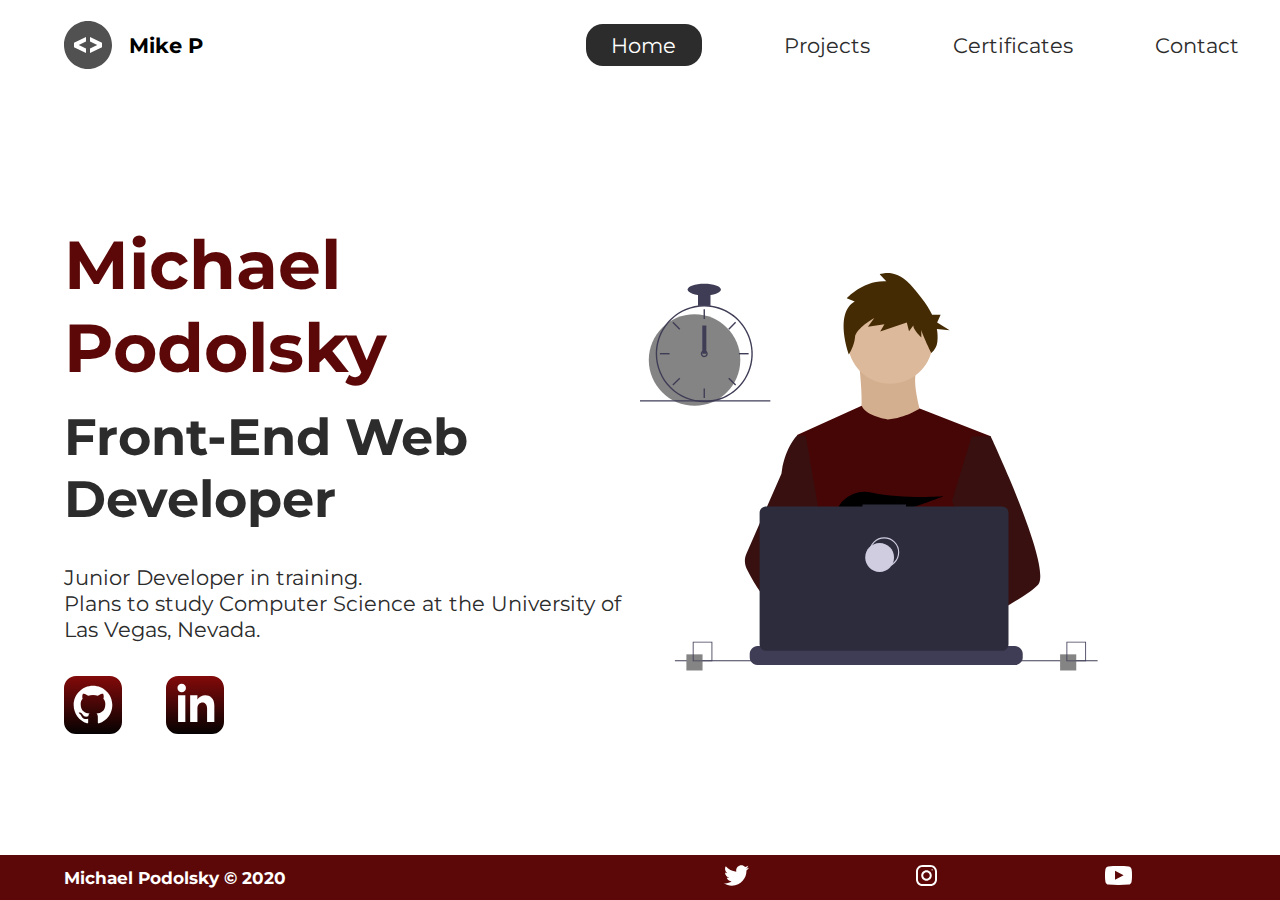
<file: index.html>
<!DOCTYPE html>
<html lang="en">
  <head>
    <meta charset="UTF-8" />
    <meta name="viewport" content="width=device-width, initial-scale=1.0" />
    <meta http-equiv="X-UA-Compatible" content="ie=edge" />
    <meta
      name="description"
      content="Michael Podolsky is a front end web developer who specializes in html, CSS, and JavaScript"
    />
    <meta name="robots" content="index,follow" />
    <link
      href="https://fonts.googleapis.com/css2?family=Montserrat:wght@400;500&display=swap"
      rel="stylesheet"
    />
    <link rel="stylesheet" href="./styles/style.css" />
    <link rel="icon" href="./icons/portrait-solid.svg" />
    <title>Michael Podolsky | Web Developer</title>
  </head>
  <body>
    <header class="main-head">
      <nav>
        <div class="logo">
          <img src="./icons/code.svg" alt="logo" />
          <h1>Mike P</h1>
        </div>
        <ul>
          <li><a class="active" href="/">Home</a></li>
          <li><a href="./projects/">Projects</a></li>
          <li><a href="./certificates/">Certificates</a></li>
          <li><a href="./contact/">Contact</a></li>
        </ul>
      </nav>
    </header>
    <section class="intro">
      <div class="intro-text">
        <h2>Michael Podolsky</h2>
        <h3>Front-End Web <br />Developer</h3>
        <p>
          Junior Developer in training. <br />
          Plans to study Computer Science at the University of Las Vegas,
          Nevada.
        </p>
        <div class="intro-social">
          <a href="https://github.com/MikePodo" target="_blank"
            ><img src="./icons/github.svg" alt="github-social-link"
          /></a>
          <a href="#"
            ><img src="./icons/linked-in.svg" alt="linkedin-social-link"
          /></a>
        </div>
      </div>
      <div class="intro-images">
        <svg
          width="799"
          height="690"
          viewBox="0 0 799 690"
          fill="none"
          xmlns="http://www.w3.org/2000/svg"
        >
          <g id="me 2">
            <g id="me 1">
              <g id="undraw dev productivity umsq (1) 1">
                <path
                  id="Vector"
                  d="M516.92 624.583C516.92 624.583 512.16 626.213 504.42 628.523C487.31 633.653 455.65 642.163 428.82 643.863C405.72 645.343 386.2 641.783 382.63 626.713C381.1 620.233 383.27 614.903 388 610.523C402.12 597.433 439 592.743 468.25 591.133C476.51 590.683 484.15 590.473 490.51 590.393C501.31 590.253 508.39 590.473 508.39 590.473L508.56 591.133L516.92 624.583Z"
                  fill="#A0616A"
                />
                <path
                  id="Vector 2"
                  d="M436.99 672.533C418.61 695.293 342.73 647.613 316.19 629.833C310.41 625.963 306.97 623.513 306.97 623.513L331.25 591.133L338.94 580.883C338.94 580.883 345.82 584.533 355.99 590.473C356.36 590.693 356.73 590.913 357.11 591.133C365.88 596.283 376.89 603.013 388 610.523C403.33 620.893 418.83 632.723 428.82 643.863C438.59 654.753 443.08 664.983 436.99 672.533Z"
                  fill="#A0616A"
                />
                <g id="me">
                  <path
                    id="Vector 4"
                    d="M379.477 155.597C379.477 155.597 394.216 259.919 373.002 271.822C351.787 283.726 499.929 283.535 499.929 283.535C499.929 283.535 466.124 193.231 480.809 165.396L379.477 155.597Z"
                    fill="#D3AF8F"
                  />
                  <path
                    id="Vector 3"
                    d="M434.672 191.899C475.283 191.554 507.926 158.353 507.582 117.742C507.237 77.13 474.036 44.4871 433.425 44.8315C392.813 45.1759 360.17 78.3771 360.515 118.989C360.859 159.6 394.06 192.243 434.672 191.899Z"
                    fill="#DBB99A"
                  />
                  <path
                    id="Vector 5"
                    d="M608.101 283.146L596.257 339.349L571.214 458.255L570.49 464.762L562.138 540.085L556.582 590.124L552.857 623.737C528.584 636.473 510.988 645.273 510.988 645.273C510.988 645.273 509.404 637.666 506.871 627.937C489.805 633.212 458.218 641.99 431.404 643.917C441.266 654.724 445.842 664.916 439.817 672.517C421.63 695.432 345.349 648.397 318.659 630.843C318.077 635.105 317.879 639.411 318.068 643.709L297.626 628.261L299.331 592.306L302.206 531.469L305.819 455.176C304.448 451.922 303.294 448.581 302.364 445.175C295.956 423.108 288.032 379.004 281.928 342.014C277.016 312.245 273.302 287.085 272.517 281.732C272.411 281.033 272.358 280.673 272.358 280.673L384.363 230.041C392.509 248.503 429.865 253.756 429.865 253.756C460.756 251.364 484.847 234.86 484.847 234.86L608.101 283.146Z"
                    fill="#470606"
                  />
                  <path
                    id="Vector 6"
                    d="M372.285 49.3279L358.49 43.9402C358.49 43.9402 386.969 12.0468 426.99 14.4598L415.635 2.17041C415.635 2.17041 443.04 -9.07124 468.283 19.6142C481.553 34.6935 496.908 52.4205 506.557 72.4545L521.281 72.3297L515.251 85.9131L536.874 99.262L514.777 97.0187C516.155 104.418 516.421 111.981 515.566 119.458C514.683 126.938 510.928 133.782 505.094 138.545C505.094 138.545 487.743 103.396 487.696 97.8911L487.813 111.652C487.813 111.652 473.959 99.3839 473.889 91.1275L466.471 100.824L462.593 85.7185L416.475 101.248L423.87 88.7994L395.157 93.1714L406.278 77.9391C406.278 77.9391 373.932 96.1036 372.811 111.251C371.689 126.399 362.299 140.822 362.299 140.822C362.299 140.822 336.213 70.2762 372.285 49.3279Z"
                    fill="#452B03"
                  />
                  <path
                    id="Vector 7"
                    d="M690.215 540.369C682.794 548.552 664.338 560.939 641.951 574.369C633.623 579.36 624.757 584.506 615.71 589.623C594.122 601.836 571.514 613.948 552.857 623.737C528.584 636.473 510.988 645.273 510.988 645.273C510.988 645.273 509.403 637.666 506.871 627.937C503.48 614.915 498.397 598.088 493.184 590.662C493.002 590.403 492.82 590.165 492.638 589.926C491.121 587.969 489.601 586.832 488.112 586.844L562.138 540.085L594.127 519.873L570.489 464.761L540.842 395.63L557.908 339.674L575.062 283.426L608.101 283.146C608.101 283.146 619.243 306.932 633.514 340.113C635.647 345.075 637.851 350.246 640.096 355.587C669.469 425.341 706.176 522.783 690.215 540.369Z"
                    fill="#381010"
                  />
                  <path
                    id="Vector 8"
                    d="M358.123 591.147C355.41 591.159 352.702 591.403 350.029 591.875C327.074 596.02 320.47 616.887 318.659 630.843C318.077 635.105 317.879 639.411 318.068 643.708L297.626 628.261L290.178 622.634C272.316 616.575 256.353 605.68 242.483 592.787C230.449 581.403 219.634 568.796 210.213 555.17C200.831 541.74 192.448 527.639 185.134 512.981C183.094 508.89 181.977 504.401 181.864 499.831C181.751 495.261 182.644 490.722 184.48 486.535L209.154 430.274L245.218 348.045C245.471 346.093 245.752 344.184 246.059 342.318C252.995 300.458 272.367 281.733 272.367 281.733L287.286 281.606L297.778 341.879L310.813 416.762L302.364 445.174L282.839 510.792L302.205 531.469L358.123 591.147Z"
                    fill="#381010"
                  />
                  <path
                    id="Vector 9"
                    d="M372.877 415.753L385.631 430.633C390.37 429.73 395.319 428.668 400.416 427.476L396.752 415.753L405.71 426.203C459.707 412.922 526.637 387.102 526.637 387.102C526.637 387.102 454.379 392.4 400.428 380.613C376.558 375.398 351.998 387.231 342.202 409.615C336.508 422.626 337.403 433.898 357.596 433.898C364.419 433.782 371.223 433.142 377.949 431.984L372.877 415.753Z"
                    fill="black"
                  />
                </g>
                <path
                  id="Vector 10"
                  d="M663.65 660.333V666.403C663.654 668.069 663.345 669.721 662.74 671.273C662.472 671.965 662.147 672.634 661.77 673.273C660.578 675.273 658.887 676.93 656.862 678.08C654.838 679.23 652.549 679.834 650.22 679.833H203.67C201.342 679.834 199.053 679.23 197.028 678.08C195.003 676.93 193.312 675.273 192.12 673.273C191.743 672.634 191.419 671.965 191.15 671.273C190.546 669.721 190.237 668.069 190.24 666.403V660.333C190.24 658.569 190.587 656.823 191.262 655.193C191.936 653.563 192.926 652.083 194.173 650.835C195.42 649.588 196.901 648.599 198.53 647.924C200.16 647.249 201.906 646.902 203.67 646.903H229.41V644.073C229.41 643.999 229.425 643.926 229.453 643.858C229.481 643.79 229.522 643.729 229.574 643.677C229.626 643.625 229.688 643.583 229.756 643.555C229.824 643.527 229.897 643.513 229.97 643.513H243.4C243.474 643.513 243.547 643.527 243.615 643.555C243.683 643.583 243.745 643.625 243.797 643.677C243.849 643.729 243.89 643.79 243.918 643.858C243.946 643.926 243.96 643.999 243.96 644.073V646.903H252.35V644.073C252.35 643.999 252.365 643.926 252.393 643.858C252.421 643.79 252.462 643.729 252.514 643.677C252.566 643.625 252.628 643.583 252.696 643.555C252.764 643.527 252.837 643.513 252.91 643.513H266.34C266.414 643.513 266.487 643.527 266.555 643.555C266.623 643.583 266.684 643.625 266.736 643.677C266.789 643.729 266.83 643.79 266.858 643.858C266.886 643.926 266.9 643.999 266.9 644.073V646.903H275.3V644.073C275.3 643.999 275.315 643.926 275.343 643.858C275.371 643.79 275.412 643.729 275.464 643.677C275.516 643.625 275.578 643.583 275.646 643.555C275.714 643.527 275.787 643.513 275.86 643.513H289.29C289.364 643.513 289.437 643.527 289.505 643.555C289.573 643.583 289.634 643.625 289.686 643.677C289.739 643.729 289.78 643.79 289.808 643.858C289.836 643.926 289.85 643.999 289.85 644.073V646.903H298.24V644.073C298.24 643.999 298.255 643.926 298.283 643.858C298.311 643.79 298.352 643.729 298.404 643.677C298.456 643.625 298.518 643.583 298.586 643.555C298.654 643.527 298.727 643.513 298.8 643.513H312.23C312.304 643.513 312.377 643.527 312.445 643.555C312.513 643.583 312.574 643.625 312.626 643.677C312.678 643.729 312.72 643.79 312.748 643.858C312.776 643.926 312.79 643.999 312.79 644.073V646.903H321.18V644.073C321.18 643.999 321.194 643.926 321.223 643.858C321.251 643.79 321.292 643.729 321.344 643.677C321.396 643.625 321.458 643.583 321.526 643.555C321.594 643.527 321.667 643.513 321.74 643.513H335.17C335.244 643.513 335.317 643.527 335.385 643.555C335.453 643.583 335.514 643.625 335.566 643.677C335.618 643.729 335.66 643.79 335.688 643.858C335.716 643.926 335.73 643.999 335.73 644.073V646.903H344.13V644.073C344.13 643.999 344.145 643.926 344.173 643.858C344.201 643.79 344.242 643.729 344.294 643.677C344.346 643.625 344.408 643.583 344.476 643.555C344.544 643.527 344.617 643.513 344.69 643.513H358.12C358.194 643.513 358.267 643.527 358.335 643.555C358.403 643.583 358.464 643.625 358.516 643.677C358.569 643.729 358.61 643.79 358.638 643.858C358.666 643.926 358.68 643.999 358.68 644.073V646.903H367.07V644.073C367.07 643.999 367.085 643.926 367.113 643.858C367.141 643.79 367.182 643.729 367.234 643.677C367.286 643.625 367.348 643.583 367.416 643.555C367.484 643.527 367.557 643.513 367.63 643.513H472.83C472.904 643.513 472.977 643.527 473.045 643.555C473.113 643.583 473.174 643.625 473.227 643.677C473.279 643.729 473.32 643.79 473.348 643.858C473.376 643.926 473.39 643.999 473.39 644.073V646.903H481.79V644.073C481.79 643.999 481.804 643.926 481.833 643.858C481.861 643.79 481.902 643.729 481.954 643.677C482.006 643.625 482.068 643.583 482.136 643.555C482.204 643.527 482.277 643.513 482.35 643.513H495.78C495.928 643.514 496.07 643.574 496.175 643.679C496.279 643.783 496.339 643.925 496.34 644.073V646.903H504.73V644.073C504.73 643.999 504.745 643.926 504.773 643.858C504.801 643.79 504.842 643.729 504.894 643.677C504.946 643.625 505.008 643.583 505.076 643.555C505.144 643.527 505.217 643.513 505.29 643.513H518.72C518.794 643.513 518.867 643.527 518.935 643.555C519.003 643.583 519.065 643.625 519.117 643.677C519.169 643.729 519.21 643.79 519.238 643.858C519.266 643.926 519.28 643.999 519.28 644.073V646.903H527.67V644.073C527.67 643.999 527.685 643.926 527.713 643.858C527.741 643.79 527.782 643.729 527.834 643.677C527.886 643.625 527.948 643.583 528.016 643.555C528.084 643.527 528.157 643.513 528.23 643.513H541.66C541.734 643.513 541.807 643.527 541.875 643.555C541.943 643.583 542.005 643.625 542.057 643.677C542.109 643.729 542.15 643.79 542.178 643.858C542.206 643.926 542.22 643.999 542.22 644.073V646.903H550.62V644.073C550.62 643.999 550.635 643.926 550.663 643.858C550.691 643.79 550.732 643.729 550.784 643.677C550.836 643.625 550.898 643.583 550.966 643.555C551.034 643.527 551.107 643.513 551.18 643.513H564.61C564.757 643.515 564.898 643.575 565.001 643.68C565.104 643.784 565.161 643.926 565.16 644.073V646.903H573.56V644.073C573.56 643.999 573.575 643.926 573.603 643.858C573.631 643.79 573.672 643.729 573.724 643.677C573.776 643.625 573.838 643.583 573.906 643.555C573.974 643.527 574.047 643.513 574.12 643.513H587.55C587.624 643.513 587.697 643.527 587.765 643.555C587.833 643.583 587.895 643.625 587.947 643.677C587.999 643.729 588.04 643.79 588.068 643.858C588.096 643.926 588.11 643.999 588.11 644.073V646.903H596.5V644.073C596.5 643.999 596.515 643.926 596.543 643.858C596.571 643.79 596.612 643.729 596.664 643.677C596.716 643.625 596.778 643.583 596.846 643.555C596.914 643.527 596.987 643.513 597.06 643.513H610.49C610.564 643.513 610.637 643.527 610.705 643.555C610.773 643.583 610.835 643.625 610.887 643.677C610.939 643.729 610.98 643.79 611.008 643.858C611.036 643.926 611.05 643.999 611.05 644.073V646.903H650.22C651.984 646.902 653.731 647.249 655.36 647.924C656.99 648.599 658.471 649.588 659.718 650.835C660.965 652.083 661.954 653.563 662.629 655.193C663.304 656.823 663.651 658.569 663.65 660.333Z"
                  fill="#3F3D56"
                />
                <path
                  id="Vector 11"
                  d="M793.5 671.273H60.5V673.273H793.5V671.273Z"
                  fill="#3F3D56"
                />
                <path
                  id="Vector 12"
                  d="M627.694 404.704H461.251V401.273H385.78V404.704H218.651C215.665 404.704 212.801 405.89 210.69 408.001C208.578 410.113 207.392 412.976 207.392 415.962V643.874C207.392 646.86 208.578 649.723 210.69 651.835C212.801 653.946 215.665 655.132 218.651 655.132H627.694C630.68 655.132 633.544 653.946 635.655 651.835C637.767 649.723 638.953 646.86 638.953 643.874V415.962C638.953 414.484 638.662 413.02 638.096 411.654C637.53 410.288 636.701 409.047 635.655 408.001C634.61 406.956 633.369 406.127 632.003 405.561C630.637 404.995 629.173 404.704 627.694 404.704Z"
                  fill="#2D2C3D"
                />
                <path
                  id="Vector 13"
                  d="M423.5 509.273C437.307 509.273 448.5 498.08 448.5 484.273C448.5 470.466 437.307 459.273 423.5 459.273C409.693 459.273 398.5 470.466 398.5 484.273C398.5 498.08 409.693 509.273 423.5 509.273Z"
                  stroke="#D0CDE1"
                  stroke-width="2"
                  stroke-miterlimit="10"
                />
                <path
                  id="Vector 14"
                  d="M415.5 518.273C429.307 518.273 440.5 507.08 440.5 493.273C440.5 479.466 429.307 468.273 415.5 468.273C401.693 468.273 390.5 479.466 390.5 493.273C390.5 507.08 401.693 518.273 415.5 518.273Z"
                  fill="#D0CDE1"
                />
                <path
                  id="Vector 15"
                  d="M108.446 661.17H80.4463V689.17H108.446V661.17Z"
                  fill="#848484"
                />
                <path
                  id="Vector 16"
                  d="M91.4502 639.17V673.17H125.45V639.17H91.4502ZM123.97 671.69H92.9202V640.65H123.97V671.69Z"
                  fill="#3F3D56"
                />
                <path
                  id="Vector 17"
                  d="M756.446 661.17H728.446V689.17H756.446V661.17Z"
                  fill="#848484"
                />
                <path
                  id="Vector 18"
                  d="M739.45 639.17V673.17H773.45V639.17H739.45ZM771.97 671.69H740.92V640.65H771.97V671.69Z"
                  fill="#3F3D56"
                />
                <path
                  id="Vector 19"
                  d="M94.5802 230.06C138.399 230.06 173.921 194.539 173.921 150.72C173.921 106.902 138.399 71.3794 94.5802 71.3794C50.7617 71.3794 15.2397 106.902 15.2397 150.72C15.2397 194.539 50.7617 230.06 94.5802 230.06Z"
                  fill="#848484"
                />
                <path
                  id="Vector 20"
                  d="M122.229 56.4367C115.045 55.5231 107.774 55.5231 100.59 56.4367C84.586 58.5381 69.5203 65.1866 57.181 75.5933C44.8417 86 35.7467 99.7281 30.9754 115.149C28.8053 122.176 27.5764 129.461 27.3208 136.811C27.2848 137.833 27.2607 138.867 27.2607 139.901C27.283 162.211 36.1559 183.602 51.932 199.378C67.7082 215.154 89.0989 224.027 111.41 224.05C113.201 224.05 114.992 223.989 116.759 223.881C120.907 223.621 125.03 223.05 129.093 222.174C148.495 218.002 165.798 207.108 177.947 191.415C190.095 175.723 196.308 156.242 195.487 136.414C194.665 116.585 186.863 97.6848 173.459 83.0507C160.054 68.4166 141.909 58.9903 122.229 56.4367ZM137.748 217.294H137.736C130.959 219.606 123.905 221.009 116.759 221.465C114.992 221.585 113.201 221.645 111.41 221.645C89.7377 221.619 68.961 212.998 53.6367 197.674C38.3123 182.349 29.6914 161.573 29.6649 139.901C29.6649 138.867 29.689 137.833 29.725 136.811C30.5514 115.691 39.5156 95.7085 54.7411 81.0476C69.9666 66.3868 90.2731 58.1838 111.41 58.1557C130.776 58.1568 149.513 65.0333 164.283 77.5599C179.052 90.0866 188.895 107.45 192.057 126.557C195.219 145.663 191.496 165.272 181.55 181.889C171.604 198.506 156.081 211.053 137.748 217.294Z"
                  fill="#3F3D56"
                />
                <path
                  id="Vector 21"
                  d="M112.612 62.9644H110.208V79.7942H112.612V62.9644Z"
                  fill="#3F3D56"
                />
                <path
                  id="Vector 22"
                  d="M57.8578 84.6486L56.1577 86.3487L68.0582 98.2491L69.7582 96.549L57.8578 84.6486Z"
                  fill="#3F3D56"
                />
                <path
                  id="Vector 23"
                  d="M34.4736 138.698V141.103H51.3034V138.698H34.4736Z"
                  fill="#3F3D56"
                />
                <path
                  id="Vector 24"
                  d="M56.1577 193.453L57.8578 195.153L69.7583 183.253L68.0582 181.553L56.1577 193.453Z"
                  fill="#3F3D56"
                />
                <path
                  id="Vector 25"
                  d="M153.062 96.549L154.762 98.249L166.662 86.3486L164.962 84.6485L153.062 96.549Z"
                  fill="#3F3D56"
                />
                <path
                  id="Vector 26"
                  d="M171.516 138.698V141.103H188.346V138.698H171.516Z"
                  fill="#3F3D56"
                />
                <path
                  id="Vector 27"
                  d="M154.762 181.552L153.062 183.252L164.962 195.153L166.662 193.453L154.762 181.552Z"
                  fill="#3F3D56"
                />
                <path
                  id="Vector 28"
                  d="M112.612 200.007H110.208V216.837H112.612V200.007Z"
                  fill="#3F3D56"
                />
                <path
                  id="Vector 29"
                  d="M115.016 135.092C113.976 134.312 112.711 133.89 111.41 133.89C110.11 133.89 108.844 134.312 107.804 135.092C107.091 135.633 106.505 136.322 106.085 137.112C105.552 138.128 105.322 139.276 105.421 140.42C105.52 141.563 105.944 142.654 106.644 143.564C107.343 144.474 108.288 145.165 109.368 145.555C110.447 145.944 111.616 146.017 112.735 145.764C113.855 145.511 114.878 144.943 115.685 144.126C116.492 143.31 117.048 142.28 117.288 141.157C117.528 140.035 117.441 138.867 117.039 137.793C116.636 136.718 115.935 135.781 115.017 135.092H115.016ZM111.41 143.507C110.454 143.504 109.539 143.123 108.863 142.448C108.187 141.772 107.807 140.856 107.804 139.901C107.808 139.171 108.03 138.46 108.441 137.857C108.793 137.347 109.271 136.936 109.828 136.665C110.386 136.393 111.004 136.27 111.623 136.308C112.241 136.345 112.84 136.541 113.361 136.878C113.881 137.214 114.307 137.679 114.595 138.228C114.883 138.777 115.025 139.391 115.007 140.01C114.989 140.63 114.811 141.234 114.491 141.765C114.17 142.296 113.719 142.735 113.179 143.04C112.639 143.345 112.03 143.506 111.41 143.507Z"
                  fill="#3F3D56"
                />
                <path
                  id="Vector 30"
                  d="M122.229 35.3155H100.591V56.9538H122.229V35.3155Z"
                  fill="#3F3D56"
                />
                <path
                  id="Vector 31"
                  d="M111.41 38.9216C127.344 38.9216 140.261 34.3468 140.261 28.7035C140.261 23.0602 127.344 18.4854 111.41 18.4854C95.4757 18.4854 82.5586 23.0602 82.5586 28.7035C82.5586 34.3468 95.4757 38.9216 111.41 38.9216Z"
                  fill="#3F3D56"
                />
                <path
                  id="clock-arrow"
                  d="M115 91H108V140H115V91Z"
                  fill="#3F3D56"
                />
                <path
                  id="Vector 32"
                  d="M226 220.387H0V222.791H226V220.387Z"
                  fill="#3F3D56"
                />
              </g>
            </g>
          </g>
        </svg>

        <img class="splash" src="./img/splash.svg" alt="" />
      </div>
    </section>
    <footer>
      <h4>Michael Podolsky &copy; 2020</h4>
      <ul>
        <li>
          <a href="https://twitter.com/MikePodolskyy" target="_blank"
            ><img src="/icons/twitter 1.svg" alt="twitter-social"
          /></a>
        </li>
        <li>
          <a href="https://www.instagram.com/michael.podolsky/" target="_blank"
            ><img src="/icons/instagram 1.svg" alt="instagram-social"
          /></a>
        </li>
        <li>
          <a
            href="https://www.youtube.com/channel/UCBgorR5A5xVAUT3iyT4w0Bw?view_as=subscriber"
            target="_blank"
            ><img src="/icons/youtube-symbol 1.svg" alt="youtube-social"
          /></a>
        </li>
      </ul>
    </footer>
  </body>
</html>
</file>
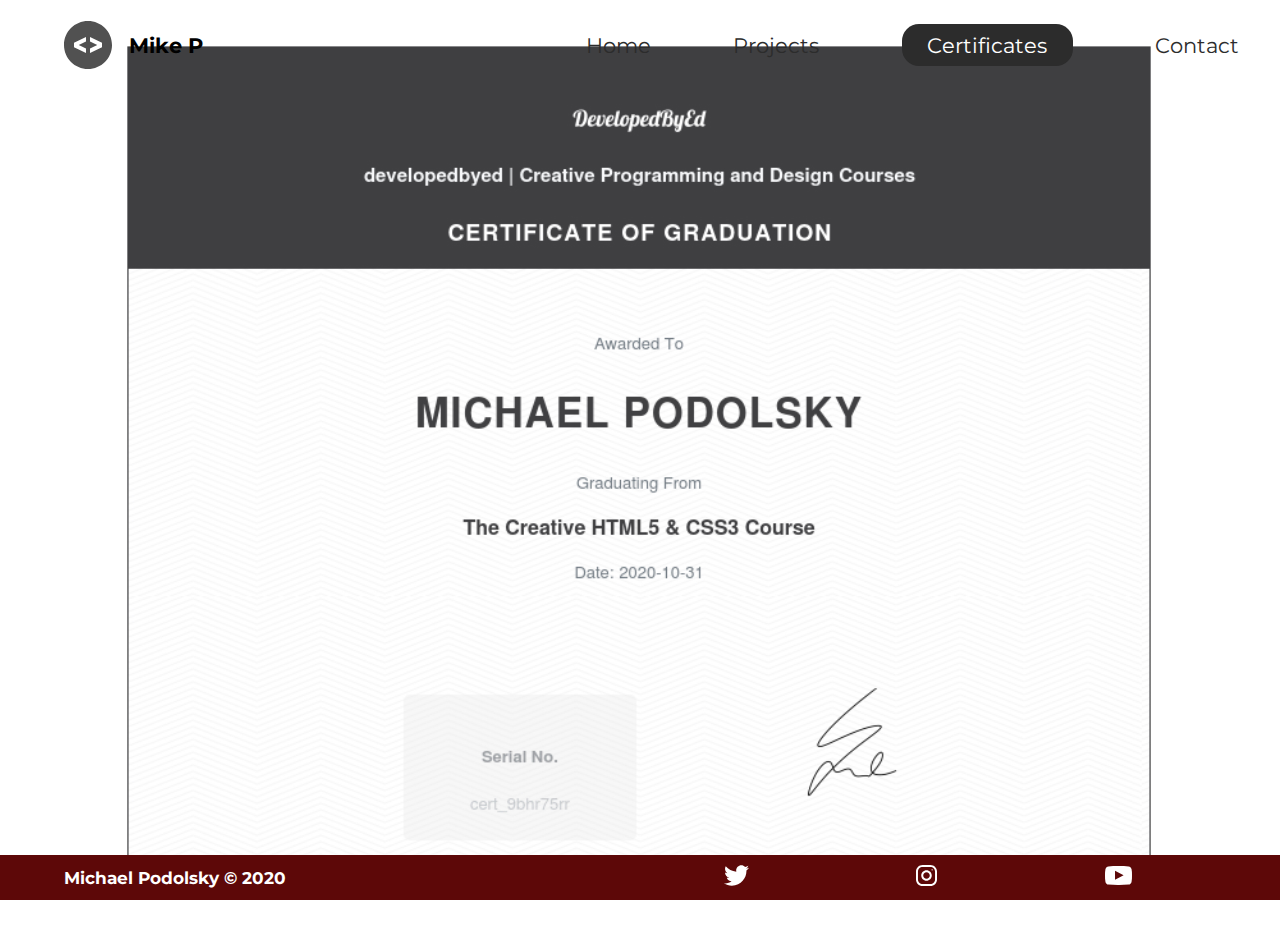
<file: certificates/index.html>
<!DOCTYPE html>
<html lang="en">
  <head>
    <meta charset="UTF-8" />
    <meta name="viewport" content="width=device-width, initial-scale=1.0" />
    <meta http-equiv="X-UA-Compatible" content="ie=edge" />
    <meta
      name="description"
      content="Michael Podolsky is a front end web developer who specializes in html, CSS, and JavaScript"
    />
    <meta name="robots" content="index,follow" />
    <link
      href="https://fonts.googleapis.com/css2?family=Montserrat:wght@400;500&display=swap"
      rel="stylesheet"
    />
    <link rel="stylesheet" href="../styles/style.css" />
    <link rel="icon" href="../icons/portrait-solid.svg" />
    <title>Michael Podolsky | Web Developer</title>
  </head>
  <body>
    <header class="main-head">
      <nav>
        <div class="logo">
          <img src="../icons/code.svg" alt="logo" />
          <h1>Mike P</h1>
        </div>
        <ul>
          <li><a href="../index.html">Home</a></li>
          <li><a href="../projects">Projects</a></li>
          <li><a class="active" href="./index.html">Certificates</a></li>
          <li><a href="../contact/">Contact</a></li>
        </ul>
      </nav>
    </header>

    <div class="certificate-images">
      <img src="../img/certificate.jpg" alt="html-css-certificate" />
    </div>

    <footer>
      <h4>Michael Podolsky &copy; 2020</h4>
      <ul>
        <li>
          <a href="https://twitter.com/MikePodolskyy" target="_blank"
            ><img src="/icons/twitter 1.svg" alt="twitter-social"
          /></a>
        </li>
        <li>
          <a href="https://www.instagram.com/michael.podolsky/" target="_blank"
            ><img src="/icons/instagram 1.svg" alt="instagram-social"
          /></a>
        </li>
        <li>
          <a
            href="https://www.youtube.com/channel/UCBgorR5A5xVAUT3iyT4w0Bw?view_as=subscriber"
            target="_blank"
            ><img src="/icons/youtube-symbol 1.svg" alt="youtube-social"
          /></a>
        </li>
      </ul>
    </footer>
  </body>
</html>
</file>
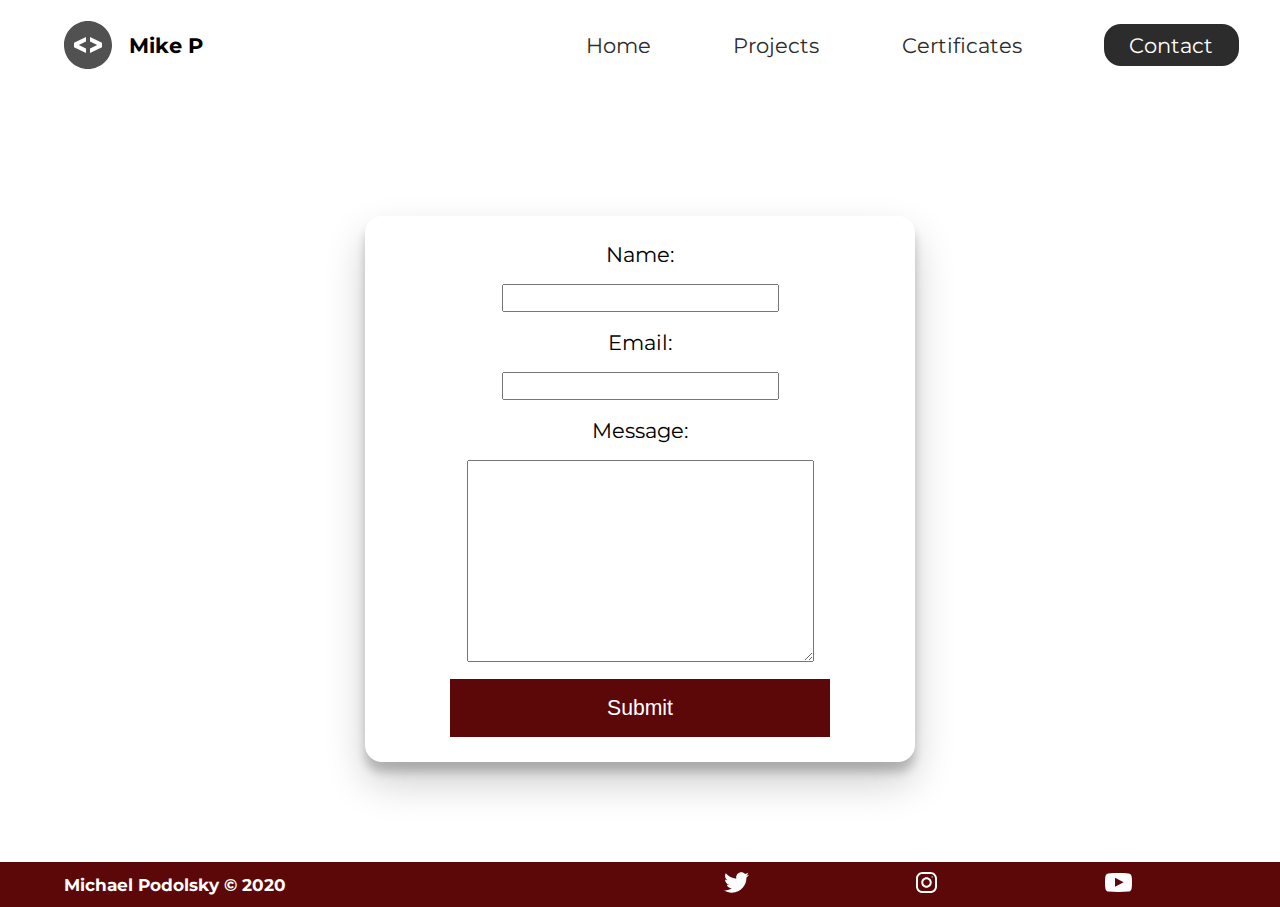
<file: contact/index.html>
<!DOCTYPE html>
<html lang="en">
  <head>
    <meta charset="UTF-8" />
    <meta name="viewport" content="width=device-width, initial-scale=1.0" />
    <meta http-equiv="X-UA-Compatible" content="ie=edge" />
    <meta
      name="description"
      content="Michael Podolsky is a front end web developer who specializes in html, CSS, and JavaScript"
    />
    <meta name="robots" content="index,follow" />
    <link
      href="https://fonts.googleapis.com/css2?family=Montserrat:wght@400;500&display=swap"
      rel="stylesheet"
    />
    <link rel="stylesheet" href="../styles/style.css" />
    <link rel="icon" href="../icons/portrait-solid.svg" />
    <title>Michael Podolsky | Web Developer</title>
  </head>
  <body>
    <header class="main-head">
      <nav>
        <div class="logo">
          <img src="../icons/code.svg" alt="logo" />
          <h1>Mike P</h1>
        </div>
        <ul>
          <li><a href="../index.html">Home</a></li>
          <li><a href="../projects">Projects</a></li>
          <li><a href="../certificates/">Certificates</a></li>
          <li><a class="active" href="./index.html">Contact</a></li>
        </ul>
      </nav>
    </header>
    <section class="form-section">
      <form netlify>
        <label for="name">Name:</label>
        <input type="text" name="name" id="name required" />
        <label for="email">Email:</label>
        <input type="email" name="email" id="email required" />
        <label for="message">Message:</label>
        <textarea name="message" id="message" cols="30" rows="10"></textarea>
        <button type="submit">Submit</button>
      </form>
    </section>
    <footer>
      <h4>Michael Podolsky &copy; 2020</h4>
      <ul>
        <li>
          <a href="https://twitter.com/MikePodolskyy" target="_blank"
            ><img src="/icons/twitter 1.svg" alt="twitter-social"
          /></a>
        </li>
        <li>
          <a href="https://www.instagram.com/michael.podolsky/" target="_blank"
            ><img src="/icons/instagram 1.svg" alt="instagram-social"
          /></a>
        </li>
        <li>
          <a
            href="https://www.youtube.com/channel/UCBgorR5A5xVAUT3iyT4w0Bw?view_as=subscriber"
            target="_blank"
            ><img src="/icons/youtube-symbol 1.svg" alt="youtube-social"
          /></a>
        </li>
      </ul>
    </footer>
  </body>
</html>
</file>
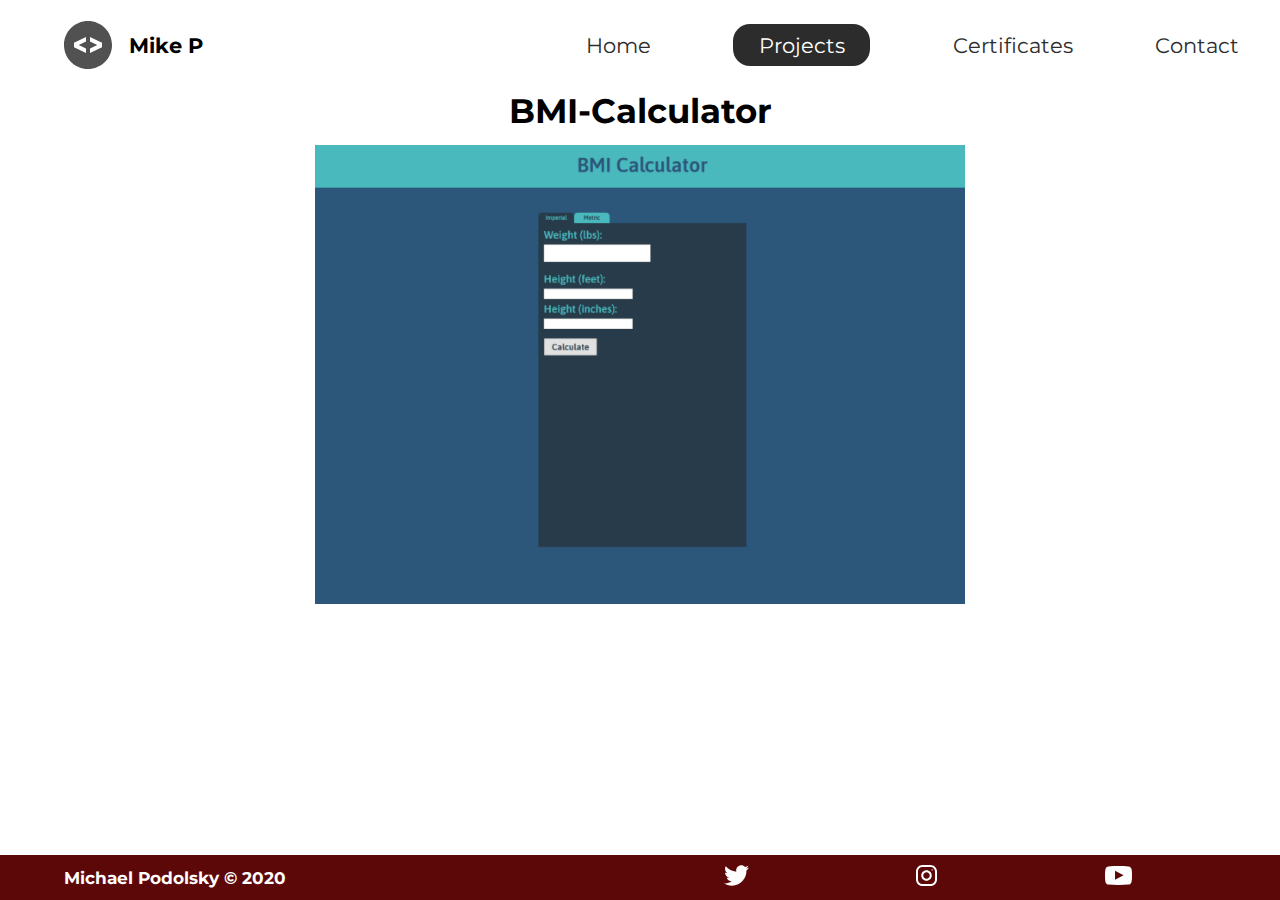
<file: projects/index.html>
<!DOCTYPE html>
<html lang="en">
  <head>
    <meta charset="UTF-8" />
    <meta name="viewport" content="width=device-width, initial-scale=1.0" />
    <meta http-equiv="X-UA-Compatible" content="ie=edge" />
    <meta
      name="description"
      content="Michael Podolsky is a front end web developer who specializes in html, CSS, and JavaScript"
    />
    <meta name="robots" content="index,follow" />
    <link
      href="https://fonts.googleapis.com/css2?family=Montserrat:wght@400;500&display=swap"
      rel="stylesheet"
    />
    <link rel="stylesheet" href="../styles/style.css" />
    <link rel="icon" href="../icons/portrait-solid.svg" />
    <title>Michael Podolsky | Web Developer</title>
  </head>
  <body>
    <header class="main-head">
      <nav>
        <div class="logo">
          <img src="../icons/code.svg" alt="logo" />
          <h1>Mike P</h1>
        </div>
        <ul>
          <li><a href="../index.html">Home</a></li>
          <li><a class="active" href="./index.html">Projects</a></li>
          <li><a href="../certificates/">Certificates</a></li>
          <li><a href="../contact/">Contact</a></li>
        </ul>
      </nav>
    </header>
    <section class="projects">
      <h2>BMI-Calculator</h2>
      <a href="https://mikepodo-bmi-calculator.netlify.app/" target="_blank"
        ><img class="bmi" src="../img/bmi.jpg"
      /></a>
    </section>
    <footer>
      <h4>Michael Podolsky &copy; 2020</h4>
      <ul>
        <li>
          <a href="https://twitter.com/MikePodolskyy" target="_blank"
            ><img src="/icons/twitter 1.svg" alt="twitter-social"
          /></a>
        </li>
        <li>
          <a href="https://www.instagram.com/michael.podolsky/" target="_blank"
            ><img src="/icons/instagram 1.svg" alt="instagram-social"
          /></a>
        </li>
        <li>
          <a
            href="https://www.youtube.com/channel/UCBgorR5A5xVAUT3iyT4w0Bw?view_as=subscriber"
            target="_blank"
            ><img src="/icons/youtube-symbol 1.svg" alt="youtube-social"
          /></a>
        </li>
      </ul>
    </footer>
  </body>
</html>
</file>
<file: styles/style.css>
* {
  margin: 0;
  padding: 0;
  -webkit-box-sizing: border-box;
          box-sizing: border-box;
}

html {
  font-size: 62.5%;
}

body {
  font-family: "Montserrat", sans-serif;
}

h1 {
  font-size: 2.5rem;
}

li,
button,
label,
input,
p,
a {
  font-size: 2.5rem;
}

h2 {
  font-size: 4rem;
}

h3 {
  font-size: 2.5rem;
}

h4,
h5 {
  font-size: 2rem;
}

ul {
  list-style: none;
}

a {
  color: #2c2c2c;
  text-decoration: none;
}

.main-head {
  width: 95%;
  margin: 0 0 0 auto;
}

nav {
  display: -webkit-box;
  display: -ms-flexbox;
  display: flex;
  -webkit-box-pack: justify;
      -ms-flex-pack: justify;
          justify-content: space-between;
  -webkit-box-align: center;
      -ms-flex-align: center;
          align-items: center;
  -webkit-box-orient: horizontal;
  -webkit-box-direction: normal;
      -ms-flex-direction: row;
          flex-direction: row;
  min-height: 10vh;
  width: 60%;
  -ms-flex-wrap: wrap;
      flex-wrap: wrap;
}

nav .logo {
  display: -webkit-box;
  display: -ms-flexbox;
  display: flex;
  -webkit-box-pack: start;
      -ms-flex-pack: start;
          justify-content: flex-start;
  -webkit-box-align: center;
      -ms-flex-align: center;
          align-items: center;
  -webkit-box-orient: horizontal;
  -webkit-box-direction: normal;
      -ms-flex-direction: row;
          flex-direction: row;
  -webkit-box-flex: 1;
      -ms-flex: 1 1 10rem;
          flex: 1 1 10rem;
}

nav .logo h1 {
  margin: 2rem;
}

nav ul {
  display: -webkit-box;
  display: -ms-flexbox;
  display: flex;
  -ms-flex-pack: distribute;
      justify-content: space-around;
  -webkit-box-align: center;
      -ms-flex-align: center;
          align-items: center;
  -webkit-box-orient: horizontal;
  -webkit-box-direction: normal;
      -ms-flex-direction: row;
          flex-direction: row;
  -webkit-box-flex: 1;
      -ms-flex: 1 1 40rem;
          flex: 1 1 40rem;
}

.intro {
  min-height: 85vh;
  width: 90%;
  margin: auto;
  -ms-flex-wrap: wrap;
      flex-wrap: wrap;
  display: -webkit-box;
  display: -ms-flexbox;
  display: flex;
  -webkit-box-pack: justify;
      -ms-flex-pack: justify;
          justify-content: space-between;
  -webkit-box-align: center;
      -ms-flex-align: center;
          align-items: center;
  -webkit-box-orient: horizontal;
  -webkit-box-direction: normal;
      -ms-flex-direction: row;
          flex-direction: row;
}

.intro h2 {
  font-size: 8rem;
  padding-top: 2rem;
  color: #5d0808;
  display: inline-block;
}

.intro h3 {
  font-size: 6rem;
  padding: 2rem 0rem;
  color: #2c2c2c;
}

.intro p {
  padding-top: 2rem;
  color: #2c2c2c;
}

.splash {
  position: absolute;
  top: 0%;
  right: 0%;
  height: 100%;
  z-index: -1;
}

.intro-social {
  margin-top: 4rem;
}

.intro-social a {
  margin-right: 5rem;
}

.active {
  background: #2c2c2c;
  color: white;
  padding: 1rem 3rem;
  border-radius: 2rem;
}

.intro-text,
.intro-images {
  -webkit-box-flex: 1;
      -ms-flex: 1 1 40rem;
          flex: 1 1 40rem;
}

#me {
  -webkit-animation: me 1s ease infinite alternate;
          animation: me 1s ease infinite alternate;
  -webkit-transform-origin: bottom;
          transform-origin: bottom;
}

@-webkit-keyframes me {
  from {
    -webkit-transform: rotateZ(-5deg);
            transform: rotateZ(-5deg);
  }
  to {
    -webkit-transform: rotateZ(5deg);
            transform: rotateZ(5deg);
  }
}

@keyframes me {
  from {
    -webkit-transform: rotateZ(-5deg);
            transform: rotateZ(-5deg);
  }
  to {
    -webkit-transform: rotateZ(5deg);
            transform: rotateZ(5deg);
  }
}

#clock-arrow {
  -webkit-animation: clock 3s infinite linear;
          animation: clock 3s infinite linear;
  transform-box: fill-box;
  -webkit-transform-origin: bottom;
          transform-origin: bottom;
}

@-webkit-keyframes clock {
  from {
    -webkit-transform: rotateZ(0deg);
            transform: rotateZ(0deg);
  }
  to {
    -webkit-transform: rotateZ(360deg);
            transform: rotateZ(360deg);
  }
}

@keyframes clock {
  from {
    -webkit-transform: rotateZ(0deg);
            transform: rotateZ(0deg);
  }
  to {
    -webkit-transform: rotateZ(360deg);
            transform: rotateZ(360deg);
  }
}

.projects {
  width: 90%;
  margin: auto;
  height: 85vh;
  text-align: center;
}

.projects a {
  width: 5rem;
}

.projects h2 {
  margin-bottom: 1.5rem;
  text-align: center;
}

.bmi {
  height: 60%;
}

.form-section {
  min-height: 83vh;
  display: -webkit-box;
  display: -ms-flexbox;
  display: flex;
  -webkit-box-pack: center;
      -ms-flex-pack: center;
          justify-content: center;
  -webkit-box-align: center;
      -ms-flex-align: center;
          align-items: center;
  -webkit-box-orient: horizontal;
  -webkit-box-direction: normal;
      -ms-flex-direction: row;
          flex-direction: row;
  margin-top: 3rem;
}

.form-section form {
  padding: 3rem 10rem;
  -webkit-box-shadow: 0px 10px 10px rgba(0, 0, 0, 0.2), 0px 20px 40px rgba(0, 0, 0, 0.2);
          box-shadow: 0px 10px 10px rgba(0, 0, 0, 0.2), 0px 20px 40px rgba(0, 0, 0, 0.2);
  border-radius: 2rem;
  display: -webkit-box;
  display: -ms-flexbox;
  display: flex;
  -webkit-box-pack: center;
      -ms-flex-pack: center;
          justify-content: center;
  -webkit-box-align: center;
      -ms-flex-align: center;
          align-items: center;
  -webkit-box-orient: vertical;
  -webkit-box-direction: normal;
      -ms-flex-direction: column;
          flex-direction: column;
}

.form-section form input,
.form-section form textarea {
  margin: 2rem;
}

.form-section form input:focus,
.form-section form textarea:focus {
  outline: 2px solid black;
}

.form-section form textarea {
  font-family: "Montserrat", sans-serif;
  font-size: 2rem;
}

.form-section form button {
  width: 100%;
  padding: 2rem;
  background-color: #5d0808;
  color: white;
  border: none;
}

.form-section form button:focus {
  background: #440f0f;
}

footer {
  background: #5d0808;
  z-index: 5;
  color: white;
  min-height: 5vh;
  padding: 0% 5%;
  display: -webkit-box;
  display: -ms-flexbox;
  display: flex;
  -webkit-box-pack: start;
      -ms-flex-pack: start;
          justify-content: flex-start;
  -webkit-box-align: center;
      -ms-flex-align: center;
          align-items: center;
  -webkit-box-orient: horizontal;
  -webkit-box-direction: normal;
      -ms-flex-direction: row;
          flex-direction: row;
}

footer ul {
  -webkit-box-flex: 1;
      -ms-flex: 1 1 40rem;
          flex: 1 1 40rem;
  display: -webkit-box;
  display: -ms-flexbox;
  display: flex;
  -ms-flex-pack: distribute;
      justify-content: space-around;
  -webkit-box-align: center;
      -ms-flex-align: center;
          align-items: center;
  -webkit-box-orient: horizontal;
  -webkit-box-direction: normal;
      -ms-flex-direction: row;
          flex-direction: row;
}

footer h4 {
  -webkit-box-flex: 1;
      -ms-flex: 1 1 40rem;
          flex: 1 1 40rem;
}

.certificate-images {
  width: 100%;
  height: 85vh;
  display: -webkit-box;
  display: -ms-flexbox;
  display: flex;
  -webkit-box-pack: center;
      -ms-flex-pack: center;
          justify-content: center;
  -webkit-box-align: center;
      -ms-flex-align: center;
          align-items: center;
  -webkit-box-orient: horizontal;
  -webkit-box-direction: normal;
      -ms-flex-direction: row;
          flex-direction: row;
}

.certificate-images img {
  z-index: -1;
  display: block;
}

@media screen and (max-width: 1922px) {
  .splash {
    right: -10%;
  }
}

@media screen and (max-width: 1590px) {
  .splash {
    display: none;
  }
  nav {
    width: 100%;
  }
}

@media screen and (max-width: 1333px) {
  html {
    font-size: 53%;
  }
  .splash {
    display: none;
  }
  svg {
    width: 80%;
  }
  nav {
    width: 100%;
  }
}

@media screen and (max-width: 754px) {
  html {
    font-size: 45%;
  }
  svg {
    height: 60%;
  }
  .main-head {
    width: 100%;
  }
  nav .logo {
    display: -webkit-box;
    display: -ms-flexbox;
    display: flex;
    -webkit-box-pack: center;
        -ms-flex-pack: center;
            justify-content: center;
    -webkit-box-align: center;
        -ms-flex-align: center;
            align-items: center;
    -webkit-box-orient: vertical;
    -webkit-box-direction: normal;
        -ms-flex-direction: column;
            flex-direction: column;
    -webkit-box-flex: 1;
        -ms-flex: 1 1 20rem;
            flex: 1 1 20rem;
    margin-top: 2rem;
  }
  nav ul {
    -webkit-box-flex: 1;
        -ms-flex: 1 1 85rem;
            flex: 1 1 85rem;
    margin: 2rem 0rem;
  }
  .intro-text {
    text-align: center;
  }
  .intro-text h2 {
    font-size: 6rem;
  }
  .intro-text h3 {
    font-size: 4.5rem;
  }
  .intro-text p {
    font-size: 2rem;
  }
  .intro-images {
    text-align: center;
  }
  .intro-social {
    display: -webkit-box;
    display: -ms-flexbox;
    display: flex;
    -webkit-box-pack: center;
        -ms-flex-pack: center;
            justify-content: center;
    -webkit-box-align: center;
        -ms-flex-align: center;
            align-items: center;
    -webkit-box-orient: horizontal;
    -webkit-box-direction: normal;
        -ms-flex-direction: row;
            flex-direction: row;
  }
  .intro-social a {
    margin: 2rem;
  }
  form {
    width: 90%;
  }
  textarea {
    width: 110%;
  }
  .certificate-images img {
    width: 100%;
    height: auto;
  }
  .bmi {
    height: auto;
    width: 95%;
    display: block;
  }
  .projects h2 {
    font-size: 2rem;
  }
}

@media screen and (max-width: 754px) and (max-width: 374px) {
  nav a {
    font-size: 2rem;
  }
}
/*# sourceMappingURL=style.css.map */
</file>
